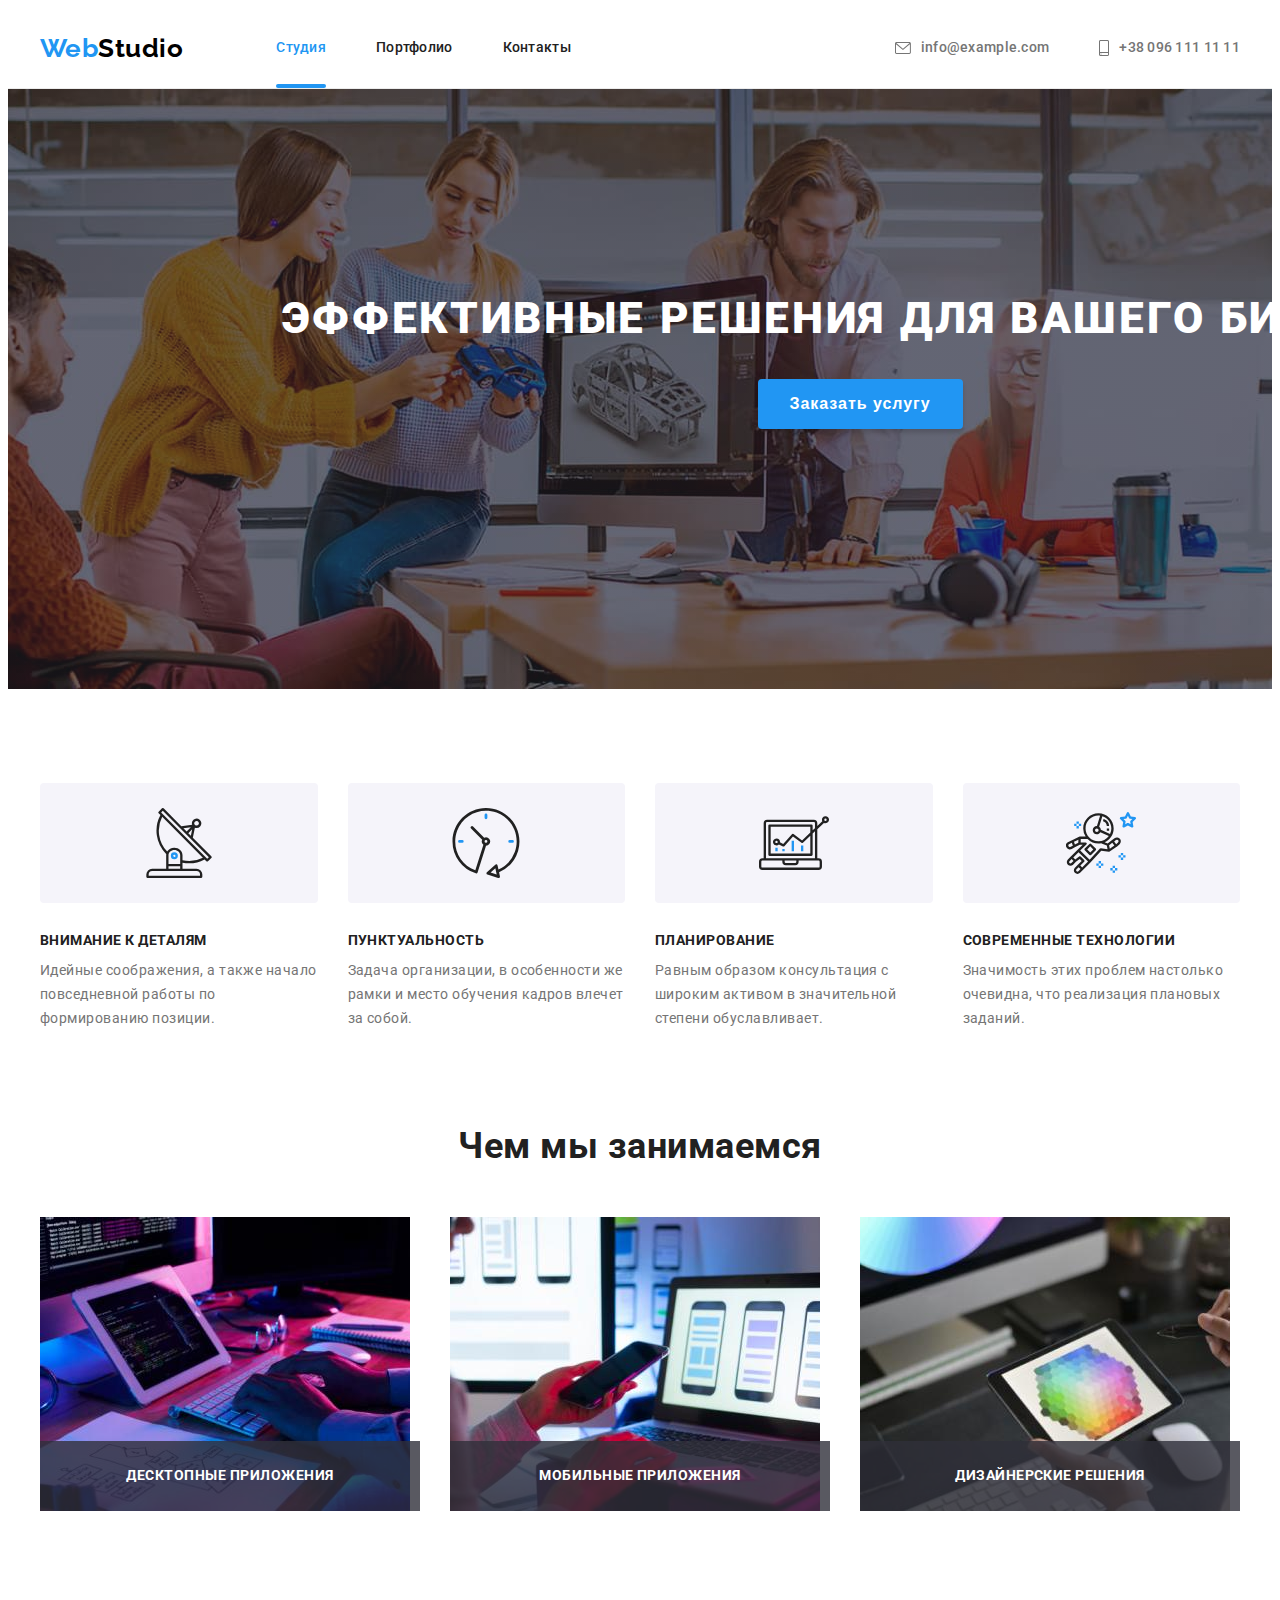
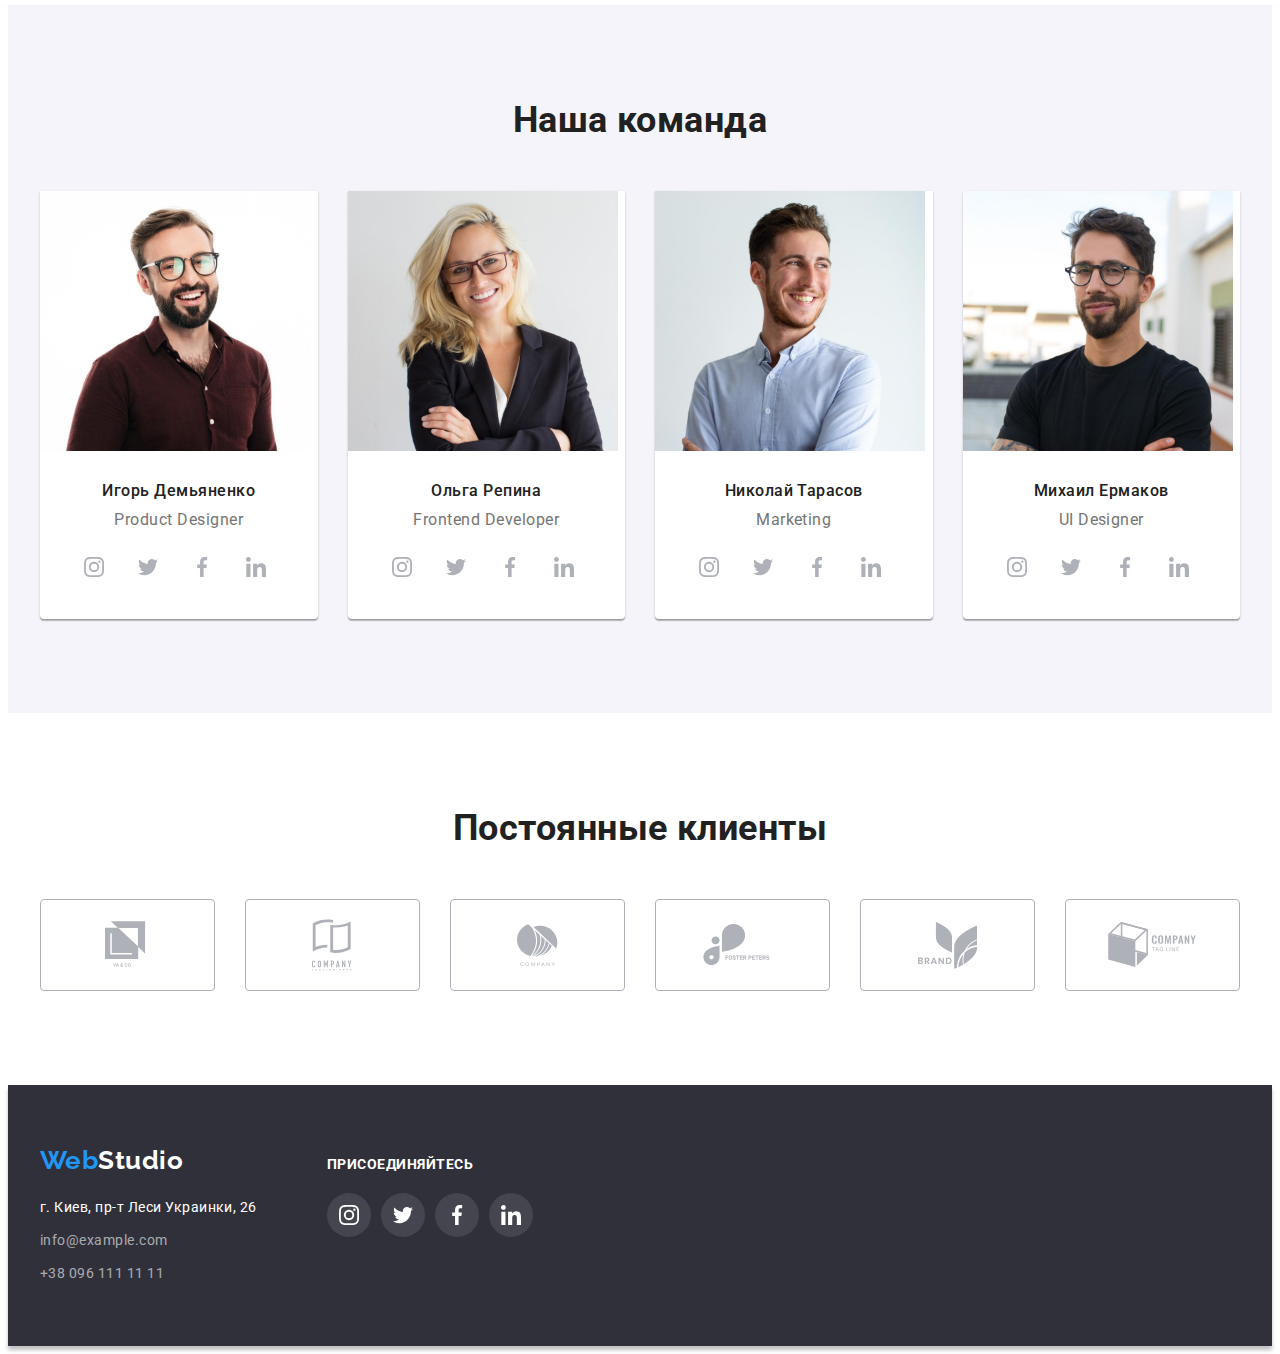
<file: index.html>
<!DOCTYPE html>
<html lang="ru">
  <head>
    <meta charset="UTF-8" />
    <meta http-equiv="X-UA-Compatible" content="IE=edge" />
    <meta name="viewport" content="width=device-width, initial-scale=1.0" />
    <title>Вебстудия</title>
    <link rel="preconnect" href="https://fonts.gstatic.com" />
    <link
      href="https://fonts.googleapis.com/css2?family=Raleway:wght@700&family=Roboto:wght@400;500;700;900&display=swap"
      rel="stylesheet"
    />
    <link
      rel="stylesheet"
      href="https://cdnjs.cloudflare.com/ajax/libs/modern-normalize/1.0.0/modern-normalize.min.css"
      integrity="sha512-ISS7cAi1PEhQ8jnbJpJZMd29NlhNj4AWYyLOSp2CE/CsHxTCu+r+t0D2yoJudVrd0/8fTVPUVDzY5Tvli75u/g=="
      crossorigin="anonymous"
    />
    <link rel="stylesheet" href="./css/styles.css" />
  </head>
  <body>
    <header class="header">
      <div class="container">
        <nav class="header-nav">
          <a class="logo link" href="./index.html" lang="en">
            <span class="logo-part">Web</span>Studio
          </a>
          <ul class="header-nav-menu list">
            <li class="header-item">
              <a class="header-link link active" href="./index.html">Студия</a>
            </li>
            <li class="header-item">
              <a class="header-link link" href="./portfolio.html">Портфолио</a>
            </li>
            <li class="header-item">
              <a class="header-link link" href="">Контакты</a>
            </li>
          </ul>
        </nav>
        <ul class="header-auth list">
          <li class="header-item">
            <a class="header-link link" href="mailto:info@example.com">
              <svg class="header-icon" width="16" height="12">
                <use href="./images/sprite.svg#envelope"></use>
              </svg>
              info@example.com</a
            >
          </li>
          <li class="header-item">
            <a class="header-link link" href="tel:+380961111111">
              <svg class="header-icon" width="10" height="16">
                <use href="./images/sprite.svg#smartphone"></use>
              </svg>
              +38 096 111 11 11
            </a>
          </li>
        </ul>
      </div>
    </header>

    <main>
      <!--HERO-->
      <section class="hero overlay">
        <div class="container">
          <h1 class="hero-title">Эффективные решения для вашего бизнеса</h1>
          <button class="hero-btn" type="button" data-modal-open>
            Заказать услугу
          </button>
        </div>
      </section>

      <!-- FEATURES-->

      <section class="features section">
        <h2 class="suptitle visually-hidden">Особенности</h2>
        <div class="container">
          <ul class="features-list list">
            <li class="features-item">
              <div class="features-item-icon">
                <svg class="icon" width="70" height="70">
                  <use href="./images/sprite.svg#antenna"></use>
                </svg>
              </div>
              <h3 class="features-item-title subtitle">Внимание к деталям</h3>
              <p class="features-item-desc">
                Идейные соображения, а также начало повседневной работы по
                формированию позиции.
              </p>
            </li>
            <li class="features-item">
              <div class="features-item-icon">
                <svg class="icon" width="70" height="70">
                  <use href="./images/sprite.svg#clock"></use>
                </svg>
              </div>

              <h3 class="features-item-title subtitle">Пунктуальность</h3>
              <p class="features-item-desc">
                Задача организации, в особенности же рамки и место обучения
                кадров влечет за собой.
              </p>
            </li>
            <li class="features-item">
              <div class="features-item-icon">
                <svg class="icon" width="70" height="70">
                  <use href="./images/sprite.svg#diagram"></use>
                </svg>
              </div>

              <h3 class="features-item-title subtitle">Планирование</h3>
              <p class="features-item-desc">
                Равным образом консультация с широким активом в значительной
                степени обуславливает.
              </p>
            </li>
            <li class="features-item">
              <div class="features-item-icon">
                <svg class="icon" width="70" height="70">
                  <use href="./images/sprite.svg#astronaut"></use>
                </svg>
              </div>
              <h3 class="features-item-title subtitle">
                Современные технологии
              </h3>
              <p class="features-item-desc">
                Значимость этих проблем настолько очевидна, что реализация
                плановых заданий.
              </p>
            </li>
          </ul>
        </div>
      </section>

      <!--TEAM PRODUCTION-->
      <section class="about section">
        <div class="container">
          <h2 class="suptitle">Чем мы занимаемся</h2>
          <ul class="about-list list">
            <li class="about-list-item">
              <img
                class="about-list-img"
                src="./images/img-1.jpg"
                alt="Человек набирает текст на телефоне"
                width="370"
                height="294"
              />
              <p class="about-list-desc subtitle">Десктопные приложения</p>
            </li>
            <li class="about-list-item">
              <img
                class="about-list-img"
                src="./images/img-2.jpg"
                alt="Телефон в руке возле компьютера"
                width="370"
                height="294"
              />
              <p class="about-list-desc subtitle">Мобильные приложения</p>
            </li>
            <li class="about-list-item">
              <img
                class="about-list-img"
                src="./images/img-3.jpg"
                alt="Подбор цвета в приложении на планшете"
                width="370"
                height="294"
              />
              <p class="about-list-desc subtitle">Дизайнерские решения</p>
            </li>
          </ul>
        </div>
      </section>

      <!--TEAM-->
      <section class="team section">
        <div class="container">
          <h2 class="suptitle">Наша команда</h2>
          <ul class="team-list list">
            <li class="team-list-item">
              <img
                class="team-list-img"
                src="./images/foto-1.jpg"
                alt="Фото члена команды"
                width="270"
                height="260"
              />
              <div class="team-list-heading">
                <h3 class="team-list-title">Игорь Демьяненко</h3>
                <p class="team-list-desc" lang="en">Product Designer</p>
                <ul class="icon-list-messenger list">
                  <li class="icon-app">
                    <a class="icon-app-messenger link" href="">
                      <svg class="icon-messenger" width="20" height="20">
                        <use href="./images/sprite.svg#instagram"></use>
                      </svg>
                    </a>
                  </li>
                  <li class="icon-app">
                    <a class="icon-app-messenger link" href="">
                      <svg class="icon-messenger" width="20" height="20">
                        <use href="./images/sprite.svg#twitter"></use>
                      </svg>
                    </a>
                  </li>
                  <li class="icon-app">
                    <a class="icon-app-messenger link" href="">
                      <svg class="icon-messenger" width="20" height="20">
                        <use href="./images/sprite.svg#facebook"></use>
                      </svg>
                    </a>
                  </li>
                  <li class="icon-app">
                    <a class="icon-app-messenger link" href="">
                      <svg class="icon-messenger" width="20" height="20">
                        <use href="./images/sprite.svg#linkedin"></use>
                      </svg>
                    </a>
                  </li>
                </ul>
              </div>
            </li>
            <li class="team-list-item">
              <img
                class="team-list-img"
                src="./images/foto-2.jpg"
                alt="Фото члена команды"
                width="270"
                height="260"
              />
              <div class="team-list-heading">
                <h3 class="team-list-title">Ольга Репина</h3>
                <p class="team-list-desc" lang="en">Frontend Developer</p>
                <ul class="icon-list-messenger list">
                  <li class="icon-app">
                    <a class="icon-app-messenger link" href="">
                      <svg class="icon-messenger" width="20" height="20">
                        <use href="./images/sprite.svg#instagram"></use>
                      </svg>
                    </a>
                  </li>
                  <li class="icon-app">
                    <a class="icon-app-messenger link" href="">
                      <svg class="icon-messenger" width="20" height="20">
                        <use href="./images/sprite.svg#twitter"></use>
                      </svg>
                    </a>
                  </li>
                  <li class="icon-app">
                    <a class="icon-app-messenger link" href="">
                      <svg class="icon-messenger" width="20" height="20">
                        <use href="./images/sprite.svg#facebook"></use>
                      </svg>
                    </a>
                  </li>
                  <li class="icon-app">
                    <a class="icon-app-messenger link" href="">
                      <svg class="icon-messenger" width="20" height="20">
                        <use href="./images/sprite.svg#linkedin"></use>
                      </svg>
                    </a>
                  </li>
                </ul>
              </div>
            </li>
            <li class="team-list-item">
              <img
                class="team-list-img"
                src="./images/foto-3.jpg"
                alt="Фото члена команды"
                width="270"
                height="260"
              />
              <div class="team-list-heading">
                <h3 class="team-list-title">Николай Тарасов</h3>
                <p class="team-list-desc" lang="en">Marketing</p>
                <ul class="icon-list-messenger list">
                  <li class="icon-app">
                    <a class="icon-app-messenger link" href="">
                      <svg class="icon-messenger" width="20" height="20">
                        <use href="./images/sprite.svg#instagram"></use>
                      </svg>
                    </a>
                  </li>
                  <li class="icon-app">
                    <a class="icon-app-messenger link" href="">
                      <svg class="icon-messenger" width="20" height="20">
                        <use href="./images/sprite.svg#twitter"></use>
                      </svg>
                    </a>
                  </li>
                  <li class="icon-app">
                    <a class="icon-app-messenger link" href="">
                      <svg class="icon-messenger" width="20" height="20">
                        <use href="./images/sprite.svg#facebook"></use>
                      </svg>
                    </a>
                  </li>
                  <li class="icon-app">
                    <a class="icon-app-messenger link" href="">
                      <svg class="icon-messenger" width="20" height="20">
                        <use href="./images/sprite.svg#linkedin"></use>
                      </svg>
                    </a>
                  </li>
                </ul>
              </div>
            </li>
            <li class="team-list-item">
              <img
                class="team-list-img"
                src="./images/foto-4.jpg"
                alt="Фото члена команды"
                width="270"
                height="260"
              />
              <div class="team-list-heading">
                <h3 class="team-list-title">Михаил Ермаков</h3>
                <p class="team-list-desc" lang="en">UI Designer</p>
                <ul class="icon-list-messenger list">
                  <li class="icon-app">
                    <a class="icon-app-messenger link" href="">
                      <svg class="icon-messenger" width="20" height="20">
                        <use href="./images/sprite.svg#instagram"></use>
                      </svg>
                    </a>
                  </li>
                  <li class="icon-app">
                    <a class="icon-app-messenger link" href="">
                      <svg class="icon-messenger" width="20" height="20">
                        <use href="./images/sprite.svg#twitter"></use>
                      </svg>
                    </a>
                  </li>
                  <li class="icon-app">
                    <a class="icon-app-messenger link" href="">
                      <svg class="icon-messenger" width="20" height="20">
                        <use href="./images/sprite.svg#facebook"></use>
                      </svg>
                    </a>
                  </li>
                  <li class="icon-app">
                    <a class="icon-app-messenger link" href="">
                      <svg class="icon-messenger" width="20" height="20">
                        <use href="./images/sprite.svg#linkedin"></use>
                      </svg>
                    </a>
                  </li>
                </ul>
              </div>
            </li>
          </ul>
        </div>
      </section>

      <!-- CLIENTS -->
      <section class="clients section">
        <div class="container">
          <h2 class="suptitle">Постоянные клиенты</h2>
          <ul class="clients-list list">
            <li class="clients-list-item">
              <a class="clients-list-link link" href="">
                <svg class="icon-client" width="44.27" height="49.23">
                  <use href="./images/sprite.svg#client-1"></use>
                </svg>
              </a>
            </li>
            <li class="clients-list-item">
              <a class="clients-list-link link" href="">
                <svg class="icon-client" width="40" height="52">
                  <use href="./images/sprite.svg#client-2"></use>
                </svg>
              </a>
            </li>
            <li class="clients-list-item">
              <a class="clients-list-link link" href="">
                <svg class="icon-client" width="41" height="42.6">
                  <use href="./images/sprite.svg#client-3"></use>
                </svg>
              </a>
            </li>
            <li class="clients-list-item">
              <a class="clients-list-link link" href="">
                <svg class="icon-client" width="79.66" height="42.02">
                  <use href="./images/sprite.svg#client-4"></use>
                </svg>
              </a>
            </li>
            <li class="clients-list-item">
              <a class="clients-list-link link" href="">
                <svg class="icon-client" width="59" height="47">
                  <use href="./images/sprite.svg#client-5"></use>
                </svg>
              </a>
            </li>
            <li class="clients-list-item">
              <a class="clients-list-link link" href="">
                <svg class="icon-client" width="88.48" height="45.44">
                  <use href="./images/sprite.svg#client-6"></use>
                </svg>
              </a>
            </li>
          </ul>
        </div>
      </section>
    </main>

    <footer class="footer">
      <div class="container">
        <div class="footer-address">
          <a class="logo bottom link" href="./index.html" lang="en">
            <span class="logo-part">Web</span>Studio
          </a>
          <address class="address">
            <ul class="address-list list">
              <li class="address-list-item">
                <a
                  class="address-list-link-gmaps link"
                  href="https://goo.gl/maps/zEipnjbdjEoZz8kJ8"
                  target="_blank"
                  rel="noopener noreferrer"
                  >г. Киев, пр-т Леси Украинки, 26</a
                >
              </li>
              <li class="address-list-item">
                <a class="address-list-link link" href="mailto:info@example.com"
                  >info@example.com</a
                >
              </li>
              <li class="address-list-item">
                <a class="address-list-link link" href="tel:+380961111111"
                  >+38 096 111 11 11</a
                >
              </li>
            </ul>
          </address>
        </div>
        <div class="footer-join-links">
          <p class="footer-links-title subtitle">Присоединяйтесь</p>
          <ul class="icon-list-messenger list">
            <li class="icon-app">
              <a class="icon-app-messenger link" href="">
                <svg class="icon-messenger" width="20" height="20">
                  <use href="./images/sprite.svg#instagram"></use>
                </svg>
              </a>
            </li>
            <li class="icon-app">
              <a class="icon-app-messenger link" href="">
                <svg class="icon-messenger" width="20" height="20">
                  <use href="./images/sprite.svg#twitter"></use>
                </svg>
              </a>
            </li>
            <li class="icon-app">
              <a class="icon-app-messenger link" href="">
                <svg class="icon-messenger" width="20" height="20">
                  <use href="./images/sprite.svg#facebook"></use>
                </svg>
              </a>
            </li>
            <li class="icon-app">
              <a class="icon-app-messenger link" href="">
                <svg class="icon-messenger" width="20" height="20">
                  <use href="./images/sprite.svg#linkedin"></use>
                </svg>
              </a>
            </li>
          </ul>
        </div>
      </div>
    </footer>

    <div class="backdrop is-hidden" data-modal>
      <div class="modal">
        <button class="modal-icon" data-modal-close>
          <svg class="modal-icon-close" width="11" height="11">
            <use href="./images/sprite.svg#modal-close"></use>
          </svg>
        </button>
      </div>
    </div>

    <script src="./js/modal.js"></script>
  </body>
</html>
</file>
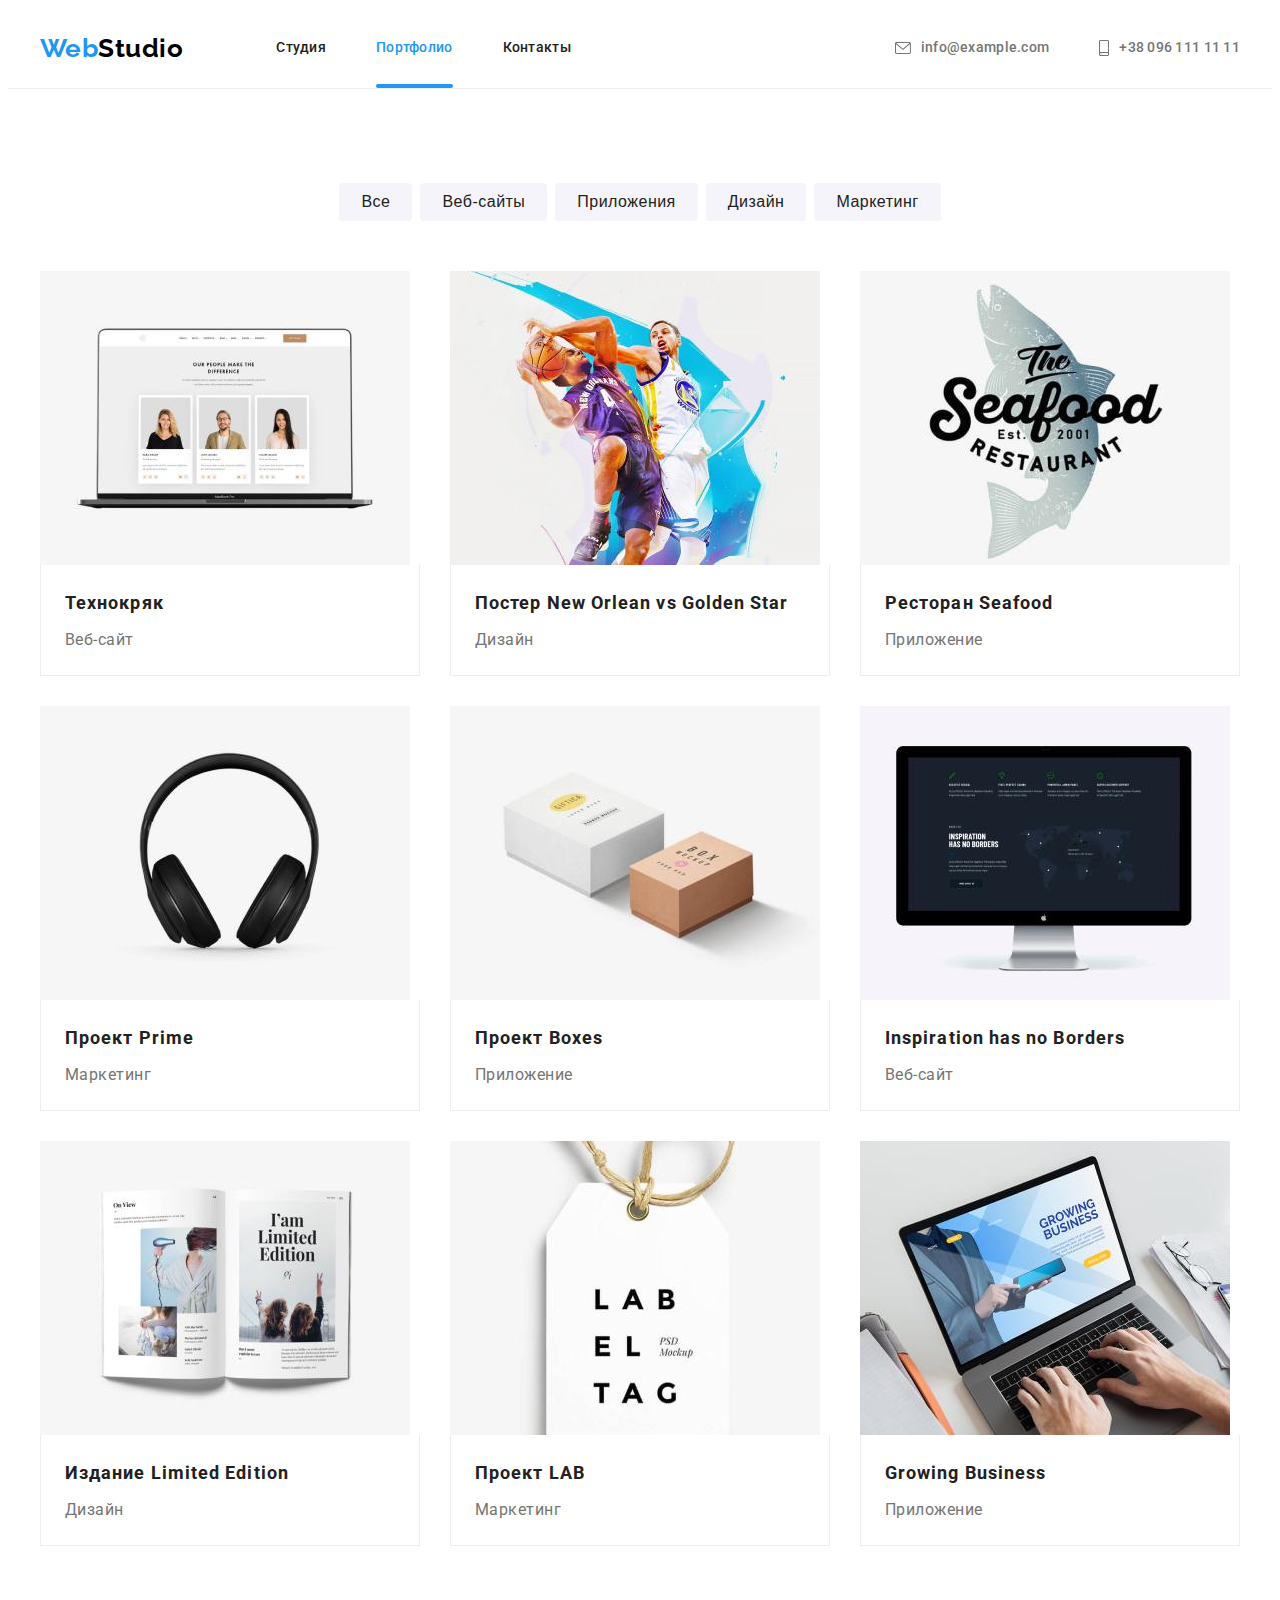
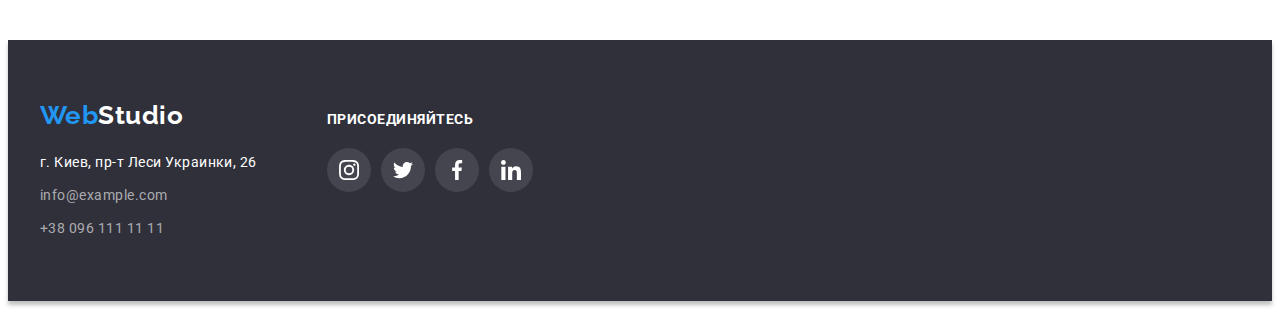
<file: portfolio.html>
<!DOCTYPE html>
<html lang="ru">
  <head>
    <meta charset="UTF-8" />
    <meta http-equiv="X-UA-Compatible" content="IE=edge" />
    <meta name="viewport" content="width=device-width, initial-scale=1.0" />
    <title>Вебстудия</title>
    <link rel="preconnect" href="https://fonts.gstatic.com" />
    <link
      href="https://fonts.googleapis.com/css2?family=Raleway:wght@700&family=Roboto:wght@400;500;700;900&display=swap"
      rel="stylesheet"
    />
    <link
      rel="stylesheet"
      href="https://cdnjs.cloudflare.com/ajax/libs/modern-normalize/1.0.0/modern-normalize.min.css"
      integrity="sha512-ISS7cAi1PEhQ8jnbJpJZMd29NlhNj4AWYyLOSp2CE/CsHxTCu+r+t0D2yoJudVrd0/8fTVPUVDzY5Tvli75u/g=="
      crossorigin="anonymous"
    />
    <link rel="stylesheet" href="./css/styles.css" />
  </head>
  <body>
    <header class="header">
      <div class="container">
        <nav class="header-nav">
          <a class="logo link" href="./index.html" lang="en">
            <span class="logo-part">Web</span>Studio
          </a>
          <ul class="header-nav-menu list">
            <li class="header-item">
              <a class="header-link link" href="./index.html">Студия</a>
            </li>
            <li class="header-item">
              <a class="header-link link active" href="./portfolio.html"
                >Портфолио</a
              >
            </li>
            <li class="header-item">
              <a class="header-link link" href="">Контакты</a>
            </li>
          </ul>
        </nav>
        <ul class="header-auth list">
          <li class="header-item">
            <a class="header-link link" href="mailto:info@example.com">
              <svg class="header-icon" width="16" height="12">
                <use href="./images/sprite.svg#envelope"></use>
              </svg>
              info@example.com</a
            >
          </li>
          <li class="header-item">
            <a class="header-link link" href="tel:+380961111111">
              <svg class="header-icon" width="10" height="16">
                <use href="./images/sprite.svg#smartphone"></use>
              </svg>
              +38 096 111 11 11
            </a>
          </li>
        </ul>
      </div>
    </header>

    <main>
      <h1 class="suptitle visually-hidden">Портфолио</h1>

      <!--SERVICES-->

      <section class="services section">
        <h2 class="suptitle visually-hidden">Проекты работ</h2>

        <div class="container">
          <ul class="projects list">
            <li class="projects-btn">
              <button class="btn" type="button">Все</button>
            </li>
            <li class="projects-btn">
              <button class="btn" type="button">Веб-сайты</button>
            </li>
            <li class="projects-btn">
              <button class="btn" type="button">Приложения</button>
            </li>
            <li class="projects-btn">
              <button class="btn" type="button">Дизайн</button>
            </li>
            <li class="projects-btn">
              <button class="btn" type="button">Маркетинг</button>
            </li>
          </ul>

          <!--CARDS-->

          <ul class="cards list">
            <li class="cards-list">
              <a class="cards-list-item link" href="">
                <div class="cards-list-thumb">
                  <img
                    class="cards-list-img"
                    src="./images/portfolio/project-1.jpg"
                    alt="Ноутбук"
                    width="370"
                    height="294"
                  />
                  <p class="cards-list-overlay">
                    Технокряк это современная площадка распространения
                    коронавируса. Компании используют эту платформу для
                    цифрового шпионажа и атак на защищённые сервера конкурентов.
                  </p>
                </div>
                <div class="sub-desc">
                  <h3 class="cards-list-title subtitle">Технокряк</h3>
                  <p class="cards-list-desc">Веб-сайт</p>
                </div>
              </a>
            </li>
            <li class="cards-list">
              <a class="cards-list-item link" href="">
                <div class="cards-list-thumb">
                  <img
                    class="cards-list-img"
                    src="./images/portfolio/project-2.jpg"
                    alt="Два баскетболиста"
                    width="370"
                    height="294"
                  />
                  <p class="cards-list-overlay">
                    Технокряк это современная площадка распространения
                    коронавируса. Компании используют эту платформу для
                    цифрового шпионажа и атак на защищённые сервера конкурентов.
                  </p>
                </div>
                <div class="sub-desc">
                  <h3 class="cards-list-title subtitle">
                    Постер <span lang="en">New Orlean vs Golden Star</span>
                  </h3>
                  <p class="cards-list-desc">Дизайн</p>
                </div>
              </a>
            </li>
            <li class="cards-list">
              <a class="cards-list-item link" href="">
                <div class="cards-list-thumb">
                  <img
                    class="cards-list-img"
                    src="./images/portfolio/project-3.jpg"
                    alt="Эмблема ресторана"
                    width="370"
                    height="294"
                  />
                  <p class="cards-list-overlay">
                    Технокряк это современная площадка распространения
                    коронавируса. Компании используют эту платформу для
                    цифрового шпионажа и атак на защищённые сервера конкурентов.
                  </p>
                </div>
                <div class="sub-desc">
                  <h3 class="cards-list-title subtitle">
                    Ресторан <span lang="en">Seafood</span>
                  </h3>
                  <p class="cards-list-desc">Приложение</p>
                </div>
              </a>
            </li>
            <li class="cards-list">
              <a class="cards-list-item link" href="">
                <div class="cards-list-thumb">
                  <img
                    class="cards-list-img"
                    src="./images/portfolio/project-4.jpg"
                    alt="Наушники"
                    width="370"
                    height="294"
                  />
                  <p class="cards-list-overlay">
                    Технокряк это современная площадка распространения
                    коронавируса. Компании используют эту платформу для
                    цифрового шпионажа и атак на защищённые сервера конкурентов.
                  </p>
                </div>
                <div class="sub-desc">
                  <h3 class="cards-list-title subtitle">
                    Проект <span lang="en">Prime</span>
                  </h3>
                  <p class="cards-list-desc">Маркетинг</p>
                </div>
              </a>
            </li>
            <li class="cards-list">
              <a class="cards-list-item link" href="">
                <div class="cards-list-thumb">
                  <img
                    class="cards-list-img"
                    src="./images/portfolio/project-5.jpg"
                    alt="Коричневая и белая коробки"
                    width="370"
                    height="294"
                  />
                  <p class="cards-list-overlay">
                    Технокряк это современная площадка распространения
                    коронавируса. Компании используют эту платформу для
                    цифрового шпионажа и атак на защищённые сервера конкурентов.
                  </p>
                </div>
                <div class="sub-desc">
                  <h3 class="cards-list-title subtitle">
                    Проект <span lang="en">Boxes</span>
                  </h3>
                  <p class="cards-list-desc">Приложение</p>
                </div>
              </a>
            </li>
            <li class="cards-list">
              <a class="cards-list-item link" href="">
                <div class="cards-list-thumb">
                  <img
                    class="cards-list-img"
                    src="./images/portfolio/project-6.jpg"
                    alt="Монитор компьютера"
                    width="370"
                    height="294"
                  />
                  <p class="cards-list-overlay">
                    Технокряк это современная площадка распространения
                    коронавируса. Компании используют эту платформу для
                    цифрового шпионажа и атак на защищённые сервера конкурентов.
                  </p>
                </div>
                <div class="sub-desc">
                  <h3 class="cards-list-title subtitle" lang="en">
                    Inspiration has no Borders
                  </h3>
                  <p class="cards-list-desc">Веб-сайт</p>
                </div>
              </a>
            </li>
            <li class="cards-list">
              <a class="cards-list-item link" href="">
                <div class="cards-list-thumb">
                  <img
                    class="cards-list-img"
                    src="./images/portfolio/project-7.jpg"
                    alt="Книга"
                    width="370"
                    height="294"
                  />
                  <p class="cards-list-overlay">
                    Технокряк это современная площадка распространения
                    коронавируса. Компании используют эту платформу для
                    цифрового шпионажа и атак на защищённые сервера конкурентов.
                  </p>
                </div>
                <div class="sub-desc">
                  <h3 class="cards-list-title subtitle">
                    Издание <span lang="en">Limited Edition</span>
                  </h3>
                  <p class="cards-list-desc">Дизайн</p>
                </div>
              </a>
            </li>
            <li class="cards-list">
              <a class="cards-list-item link" href="">
                <div class="cards-list-thumb">
                  <img
                    class="cards-list-img"
                    src="./images/portfolio/project-8.jpg"
                    alt="Этикетка"
                    width="370"
                    height="294"
                  />
                  <p class="cards-list-overlay">
                    Технокряк это современная площадка распространения
                    коронавируса. Компании используют эту платформу для
                    цифрового шпионажа и атак на защищённые сервера конкурентов.
                  </p>
                </div>
                <div class="sub-desc">
                  <h3 class="cards-list-title subtitle">
                    Проект <abbr title="label tag" lang="en">LAB</abbr>
                  </h3>
                  <p class="cards-list-desc">Маркетинг</p>
                </div>
              </a>
            </li>
            <li class="cards-list">
              <a class="cards-list-item link" href="">
                <div class="cards-list-thumb">
                  <img
                    class="cards-list-img"
                    src="./images/portfolio/project-9.jpg"
                    alt="Набирает текст на ноутбуке"
                    width="370"
                    height="294"
                  />
                  <p class="cards-list-overlay">
                    Технокряк это современная площадка распространения
                    коронавируса. Компании используют эту платформу для
                    цифрового шпионажа и атак на защищённые сервера конкурентов.
                  </p>
                </div>
                <div class="sub-desc">
                  <h3 class="cards-list-title subtitle" lang="en">
                    Growing Business
                  </h3>
                  <p class="cards-list-desc">Приложение</p>
                </div>
              </a>
            </li>
          </ul>
        </div>
      </section>
    </main>

    <footer class="footer">
      <div class="container">
        <div class="footer-address">
          <a class="logo bottom link" href="./index.html" lang="en">
            <span class="logo-part">Web</span>Studio
          </a>
          <address class="address">
            <ul class="address-list list">
              <li class="address-list-item">
                <a
                  class="address-list-link-gmaps link"
                  href="https://goo.gl/maps/zEipnjbdjEoZz8kJ8"
                  target="_blank"
                  rel="noopener noreferrer"
                  >г. Киев, пр-т Леси Украинки, 26</a
                >
              </li>
              <li class="address-list-item">
                <a class="address-list-link link" href="mailto:info@example.com"
                  >info@example.com</a
                >
              </li>
              <li class="address-list-item">
                <a class="address-list-link link" href="tel:+380961111111"
                  >+38 096 111 11 11</a
                >
              </li>
            </ul>
          </address>
        </div>
        <div class="footer-join-links">
          <p class="footer-links-title subtitle">Присоединяйтесь</p>
          <ul class="icon-list-messenger list">
            <li class="icon-app">
              <a class="icon-app-messenger link" href="">
                <svg class="icon-messenger" width="20" height="20">
                  <use href="./images/sprite.svg#instagram"></use>
                </svg>
              </a>
            </li>
            <li class="icon-app">
              <a class="icon-app-messenger link" href="">
                <svg class="icon-messenger" width="20" height="20">
                  <use href="./images/sprite.svg#twitter"></use>
                </svg>
              </a>
            </li>
            <li class="icon-app">
              <a class="icon-app-messenger link" href="">
                <svg class="icon-messenger" width="20" height="20">
                  <use href="./images/sprite.svg#facebook"></use>
                </svg>
              </a>
            </li>
            <li class="icon-app">
              <a class="icon-app-messenger link" href="">
                <svg class="icon-messenger" width="20" height="20">
                  <use href="./images/sprite.svg#linkedin"></use>
                </svg>
              </a>
            </li>
          </ul>
        </div>
      </div>
    </footer>

    <script src="./js/modal.js"></script>
  </body>
</html>
</file>
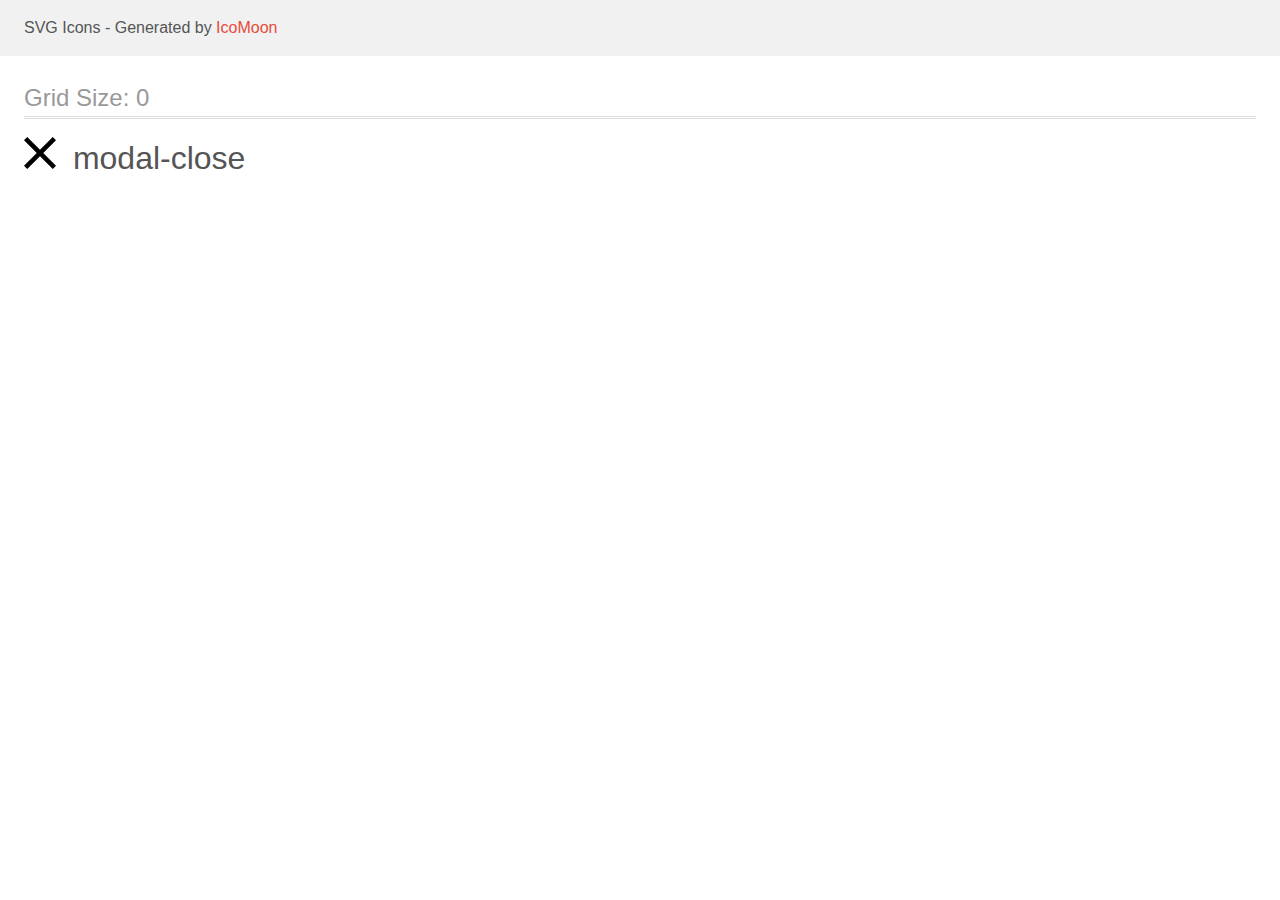
<file: images/modal-close/demo.html>
<!doctype html>
<html>
<head>
    <title>IcoMoon - SVG Icons</title>
    <meta charset="utf-8">
    <meta name="viewport" content="width=device-width, initial-scale=1">
    <link rel="stylesheet" href="demo-files/demo.css">
    <link rel="stylesheet" href="style.css">
</head>
<body>
<svg aria-hidden="true" style="position: absolute; width: 0; height: 0; overflow: hidden;" version="1.1" xmlns="http://www.w3.org/2000/svg" xmlns:xlink="http://www.w3.org/1999/xlink">
<defs>
<symbol id="modal-close" viewBox="0 0 32 32">
<path d="M32 3.223l-3.223-3.223-12.777 12.777-12.777-12.777-3.223 3.223 12.777 12.777-12.777 12.777 3.223 3.223 12.777-12.777 12.777 12.777 3.223-3.223-12.777-12.777 12.777-12.777z"></path>
</symbol>
</defs>
</svg>

<header class="bgc1 clearfix">
<div class="mhl">
    <p>SVG Icons - Generated by <a href="https://icomoon.io/app">IcoMoon</a></p>
</div>
</header>
    <div class="clearfix mhl ptl">
        <h1 class="mvm mtn fgc1">Grid Size: 0</h1>
        <div class="glyph fs1">
            <div class="clearfix pbs">
                <svg class="icon modal-close"><use xlink:href="#modal-close"></use></svg><span class="name"> modal-close</span>
            </div>
        </div>
  </div>
<script defer src="svgxuse.js"></script>
</body>
</html>
</file>
<file: css/styles.css>
:root {
  --primaryFont: 'Roboto', sans-serif;
  --secondaryFont: 'Raleway', sans-serif;

  --activeLinkColor: #2196f3;
  --primaryTextColor: #757575;
  --secondaryTextColor: #212121;
  --whiteTextColor: #ffffff;

  --transitionColor: color 250ms cubic-bezier(0.4, 0, 0.2, 1);
  --transitionBg: background-color 250ms cubic-bezier(0.4, 0, 0.2, 1);
}

body {
  font-family: var(--primaryFont);
  letter-spacing: 0.03em;
  color: var(--primaryTextColor);
  background-color: var(--whiteTextColor);
}

h1,
h2,
h3,
ul,
p {
  padding: 0;
  margin: 0;
}

img {
  display: block;
  max-width: 100%;
}

/* +++++++ COMPONENTS +++++++ */

.container {
  width: 1200px;
  margin: 0 auto;
  padding: 0 15px;
}

.section {
  padding-top: 94px;
  padding-bottom: 94px;
}

.backdrop {
  position: fixed;
  top: 0;
  left: 0;

  width: 100%;
  height: 100%;
  background-color: rgba(0, 0, 0, 0.2);

  opacity: 1;
  transition: opacity 250ms cubic-bezier(0.4, 0, 0.2, 1);
}

.backdrop.is-hidden {
  visibility: hidden;
  opacity: 0;
  pointer-events: none;
}

.backdrop.is-hidden .modal {
  transform: translate(-50%, -50%) scale(0.5);
}

.modal {
  position: absolute;
  top: 50%;
  left: 50%;

  width: 528px;
  height: 581px;

  transform: translate(-50%, -50%) scale(1);
  transition: transform 250ms cubic-bezier(0.4, 0, 0.2, 1);

  background-color: #ffffff;
  box-shadow: 0px 1px 3px rgba(0, 0, 0, 0.12), 0px 1px 1px rgba(0, 0, 0, 0.14),
    0px 2px 1px rgba(0, 0, 0, 0.2);
  border-radius: 4px;
}

.modal-icon {
  position: absolute;
  top: 8px;
  right: 8px;

  display: flex;
  justify-content: center;
  align-items: center;
  width: 30px;
  height: 30px;

  color: #000000;
  background-color: #ffffff;

  border-radius: 50%;
  border: 1px solid rgba(0, 0, 0, 0.1);

  cursor: pointer;
}

.modal-icon-close {
  fill: currentColor;
}

.list {
  list-style: none;
}

.link {
  text-decoration: none;
}

.link.active,
.header-link.link:hover,
.header-link.link:focus {
  color: var(--activeLinkColor);
}

.btn:hover,
.btn:focus {
  color: var(--whiteTextColor);

  background-color: var(--activeLinkColor);
  box-shadow: 0px 3px 1px rgba(0, 0, 0, 0.1), 0px 1px 2px rgba(0, 0, 0, 0.08),
    0px 2px 2px rgba(0, 0, 0, 0.12);
  border-radius: 4px;
}

.suptitle {
  margin-bottom: 50px;

  font-weight: 700;
  font-size: 36px;
  line-height: 1.17;
  text-align: center;
  color: var(--secondaryTextColor);
}

.subtitle {
  font-weight: 700;
  color: var(--secondaryTextColor);
}

.visually-hidden {
  position: absolute;
  width: 1px;
  height: 1px;
  margin: -1px;
  border: 0;
  padding: 0;

  white-space: nowrap;
  clip-path: inset(100%);
  clip: rect(0 0 0 0);
  overflow: hidden;
}

/* +++++++ COMPONENTS END +++++++ */

/* +++++++ HEADER +++++++ */

.header {
  border-bottom: 1px solid #ececec;
}

.header-nav,
.header-nav-menu,
.header-auth,
.header .container {
  display: flex;
  align-items: center;
}

.header-nav .logo {
  margin-right: 93px;
}

.header-item .header-link {
  position: relative;

  display: block;
  padding-top: 32px;
  padding-bottom: 32px;
}

.header-nav .header-item:not(:last-child) {
  margin-right: 50px;
}

.header-auth {
  margin-left: auto;
}

.header-auth .header-item:not(:first-child) {
  margin-left: 50px;
}

.logo {
  font-family: var(--secondaryFont);
  font-weight: 700;
  font-size: 26px;
  line-height: 1.19;
  color: #000000;
}

.logo-part {
  color: var(--activeLinkColor);
}

.header-link {
  font-weight: 500;
  font-size: 14px;
  line-height: 1.14;
  letter-spacing: 0.02em;
  color: var(--secondaryTextColor);

  transition: var(--transitionColor);
}

.link.active::after {
  content: '';

  position: absolute;

  display: block;
  width: 100%;
  height: 4px;
  bottom: 0;

  background: #2196f3;
  border-radius: 2px;
}

.header-auth .header-link {
  display: inline-flex;
  align-items: center;

  color: var(--primaryTextColor);

  transition: var(--transitionColor);
}

.header-item {
  font-size: 14px;
  line-height: 1.14;
}

.header-icon {
  margin-right: 10px;

  fill: currentColor;
}

.header-link:hover .header-icon,
.header-link:focus .header-icon {
  color: var(--activeLinkColor);
}
/* +++++++ HEADER END +++++++ */

/* +++++++ HERO +++++++ */

.hero {
  background-color: #2f303a;
}

.hero .container {
  padding: 200px 252px;

  text-align: center;
}

.hero-title {
  margin-bottom: 30px;

  font-weight: 900;
  font-size: 44px;
  line-height: 1.36;
  text-align: center;
  letter-spacing: 0.06em;
  text-transform: uppercase;
  color: var(--whiteTextColor);
}

.hero-btn {
  padding: 10px 32px;

  font-weight: 700;
  font-size: 16px;
  line-height: 1.87;
  letter-spacing: 0.06em;
  color: var(--whiteTextColor);

  background-color: var(--activeLinkColor);
  box-shadow: 0px 4px 4px rgba(0, 0, 0, 0.15);
  border-radius: 4px;
  border-style: none;

  transition: var(--transitionBg);

  cursor: pointer;
}

.hero-btn:hover,
.hero-btn:focus {
  background-color: #188ce8;
}

.overlay {
  max-width: 1600px;
  height: 600px;
  margin-left: auto;
  margin-right: auto;

  background-image: linear-gradient(
      to bottom,
      rgba(47, 48, 58, 0.4),
      rgba(47, 48, 58, 0.4)
    ),
    url(../images/hero-bg-main.jpg);
  background-repeat: no-repeat;
  background-position: center;
  background-size: cover;
}

/* +++++++ HERO END +++++++ */

/* +++++++ FEATURES +++++++ */

.features.section {
  padding-bottom: 47px;
}

.features-item-title {
  margin-bottom: 10px;

  font-size: 14px;
  line-height: 1.14;
  text-transform: uppercase;
}

.features-item-desc {
  font-weight: 400;
  font-size: 14px;
  line-height: 1.71;
}

.features-list {
  display: flex;
  margin-left: -30px;
  margin-top: -30px;
}

.features-item {
  flex-basis: calc(100% / 4 - 30px);
  margin-left: 30px;
  margin-top: 30px;
}

.features-item-icon {
  display: flex;
  align-items: center;
  justify-content: center;
  height: 120px;
  margin-bottom: 30px;

  background-color: #f5f4fa;
  border-radius: 4px;
}

/* +++++++ FEATURES END +++++++ */

/* +++++++ TEAM PRODUCTION +++++++ */

.about.section {
  padding-top: 47px;
}

.about-list {
  display: flex;
  flex-wrap: wrap;
  margin-left: -30px;
  margin-top: -30px;
}

.about-list-item {
  position: relative;

  flex-basis: calc(100% / 3 - 30px);
  margin-left: 30px;
  margin-top: 30px;
}

.about-list-desc {
  position: absolute;
  bottom: 0;

  width: 100%;
  padding-top: 27px;
  padding-bottom: 27px;
  text-align: center;

  font-size: 14px;
  line-height: 1.14;
  text-transform: uppercase;

  color: var(--whiteTextColor);
  background-color: rgba(47, 48, 58, 0.8);
}

/* +++++++ TEAM PRODUCTION END +++++++ */

/* +++++++ TEAM +++++++ */

.team {
  background-color: #f5f4fa;
}

.team-list {
  display: flex;
  margin-left: -30px;
}

.team-list-item {
  flex-basis: calc(100% / 4 - 30px);
  margin-left: 30px;

  background-color: #ffffff;
  box-shadow: 0px 1px 3px rgba(0, 0, 0, 0.12), 0px 1px 1px rgba(0, 0, 0, 0.14),
    0px 2px 1px rgba(0, 0, 0, 0.2);
  border-radius: 0px 0px 4px 4px;
}

.team-list-title {
  margin-bottom: 10px;

  font-weight: 500;
  font-size: 16px;
  line-height: 1.19;
  text-align: center;
  color: var(--secondaryTextColor);
}

.team-list-desc {
  margin-bottom: 16px;

  font-weight: 400;
  font-size: 16px;
  line-height: 1.19;
  text-align: center;
  color: var(--primaryTextColor);
}

.team-list-heading {
  padding: 30px 32px;
}

.icon-list-messenger {
  display: flex;
}

.icon-app:not(:last-child) {
  margin-right: 10px;
}

.icon-app-messenger {
  display: inline-flex;
  justify-content: center;
  align-items: center;
  width: 44px;
  height: 44px;

  color: #afb1b8;

  transition: var(--transitionBg), var(--transitionColor);

  border-radius: 50%;
}

.team-list-heading .icon-app-messenger:hover,
.team-list-heading .icon-app-messenger:focus {
  background-color: var(--activeLinkColor);
  color: var(--whiteTextColor);
}

.icon-app .icon-messenger {
  fill: currentColor;
}

/* +++++++ TEAM END +++++++ */

/* +++++++ CLIENTS +++++++ */

.clients-list {
  display: flex;
  align-items: center;
  margin-left: -30px;
}

.clients-list-item {
  display: flex;
  margin-left: 30px;
  flex-basis: calc(100% / 6 - 30px);
  align-items: center;
  justify-content: center;
}

.clients-list-link {
  display: inline-flex;
  align-items: center;
  justify-content: center;
  width: 100%;
  height: 90px;

  color: #afb1b8;

  transition: var(--transitionColor),
    border-color 250ms cubic-bezier(0.4, 0, 0.2, 1);

  border: 1px solid #afb1b8;
  border-radius: 4px;
}

.clients-list-link:hover,
.clients-list-link:focus {
  color: var(--activeLinkColor);

  border-color: var(--activeLinkColor);
}

.icon-client {
  fill: currentColor;
}

/* +++++++ CLIENTS END +++++++ */

/* +++++++ SERVICES +++++++ */

.projects {
  display: flex;
  justify-content: center;
  margin-bottom: 50px;
}

.projects-btn:not(:last-child) {
  margin-right: 8px;
}

.btn {
  padding: 6px 22px;

  font-weight: 500;
  font-size: 16px;
  line-height: 1.63;
  text-align: center;
  letter-spacing: 0.03em;

  color: var(--secondaryTextColor);
  background-color: #f5f4fa;
  border-radius: 4px;
  border-style: none;

  transition: var(--transitionColor), var(--transitionBg),
    box-shadow 250ms cubic-bezier(0.4, 0, 0.2, 1);

  cursor: pointer;
}

.cards {
  display: flex;
  flex-wrap: wrap;
  margin-left: -30px;
  margin-top: -30px;
}

.cards-list {
  flex-basis: calc(100% / 3 - 30px);
  margin-left: 30px;
  margin-top: 30px;
}

.cards-list-item {
  display: block;
  transition: box-shadow 250ms cubic-bezier(0.4, 0, 0.2, 1);
}

.cards-list-item:hover,
.cards-list-item:focus {
  box-shadow: 0px 1px 1px rgba(0, 0, 0, 0.12), 0px 4px 4px rgba(0, 0, 0, 0.06),
    1px 4px 6px rgba(0, 0, 0, 0.16);
}

.cards-list-thumb {
  position: relative;
  overflow: hidden;
}

.cards-list-overlay {
  position: absolute;
  top: 100%;
  left: 0;

  width: 100%;
  height: 100%;
  padding: 63px 24px;

  font-weight: 400;
  font-size: 18px;
  line-height: 1.56;
  letter-spacing: 0.03em;

  transition: opacity 250ms cubic-bezier(0.4, 0, 0.2, 1),
    transform 250ms cubic-bezier(0.4, 0, 0.2, 1);

  color: var(--whiteTextColor);
  background-color: rgba(33, 150, 243, 0.9);
  opacity: 0;
}

.cards-list-item:hover .cards-list-overlay,
.cards-list-item:focus .cards-list-overlay {
  opacity: 1;
  transform: translateY(-100%);
}

.cards-list-title {
  margin-bottom: 4px;

  font-size: 18px;
  line-height: 2;
  letter-spacing: 0.06em;
}

.cards-list-desc {
  font-weight: 400;
  font-size: 16px;
  line-height: 1.87;
  color: var(--primaryTextColor);
}

.sub-desc {
  padding: 20px 24px;

  border-bottom: 1px solid #eeeeee;
  border-left: 1px solid #eeeeee;
  border-right: 1px solid #eeeeee;
}

abbr[title='label tag'] {
  text-decoration: none;
}

/* +++++++ SERVICES END +++++++ */

/* +++++++ FOOTER +++++++ */

.logo.bottom {
  display: inline-block;
  margin-bottom: 20px;

  color: var(--whiteTextColor);
}

.footer {
  background-color: #2f303a;
  box-shadow: 0px 4px 4px rgba(0, 0, 0, 0.25);
}

.footer .container {
  padding-top: 60px;
  padding-bottom: 60px;
}

.address {
  font-style: normal;
}

.address-list {
  font-weight: 400;
  font-size: 14px;
  line-height: 1.71;
}

.address-list-link-gmaps {
  color: var(--whiteTextColor);
}

.address-list-item:not(:last-child) {
  margin-bottom: 9px;
}

.address-list-link {
  display: inline-block;

  color: rgba(255, 255, 255, 0.6);
}

.footer .container {
  display: flex;
  align-items: baseline;
}

.footer-address {
  margin-right: 70px;
}

.footer-links-title {
  font-size: 14px;
  line-height: 1.14;
  text-transform: uppercase;
  margin-bottom: 20px;
  color: var(--whiteTextColor);
}

.footer-join-links .icon-app-messenger {
  color: #ffffff;

  background-color: rgba(255, 255, 255, 0.1);
}

.footer-join-links .icon-app-messenger:hover,
.footer-join-links .icon-app-messenger:focus {
  background-color: var(--activeLinkColor);
}
/* +++++++ FOOTER END +++++++ */
</file>
<file: images/modal-close/demo-files/demo.css>
body {
  padding: 0;
  margin: 0;
  font-family: sans-serif;
  font-size: 1em;
  line-height: 1.5;
  color: #555;
  background: #fff;
}
h1 {
  font-size: 1.5em;
  font-weight: normal;
  box-shadow: 0 1px #ddd, 0 2px #fff, 0 3px #ddd;
}
small {
  font-size: .66666667em;
}
a {
  color: #e74c3c;
  text-decoration: none;
}
a:hover, a:focus {
  box-shadow: 0 1px #e74c3c;
}
.bshadow0, input {
  box-shadow: inset 0 -2px #e7e7e7;
}
input:hover {
  box-shadow: inset 0 -2px #ccc;
}
input, fieldset {
  font-size: 1em;
  margin: 0;
  padding: 0;
  border: 0;
}
input {
  color: inherit;
  line-height: 1.5;
  height: 1.5em;
  padding: .25em 0;
}
input:focus {
  outline: none;
  box-shadow: inset 0 -2px #449fdb;
}
.glyph {
  font-size: 16px;
  margin-right: 1.5em;
  float: left;
  width: 17em;
}
svg {
  color: #000;
}
.liga {
  width: 80%;
  width: calc(100% - 2.5em);
}
.talign-right {
  text-align: right;
}
.talign-center {
  text-align: center;
}
.bgc1 {
  background: #f1f1f1;
}
.fgc0 {
  color: #000;
}
.fgc1 {
  color: #999;
}
p {
  margin-top: 1em;
  margin-bottom: 1em;
}
.mvm {
  margin-top: .75em;
  margin-bottom: .75em;
}
.mtn {
  margin-top: 0;
}
.mtl, .mal {
  margin-top: 1.5em;
}
.mbl, .mal {
  margin-bottom: 1.5em;
}
.mal, .mhl {
  margin-left: 1.5em;
  margin-right: 1.5em;
}
.mhmm {
  margin-left: 1em;
  margin-right: 1em;
}
.ptl {
  padding-top: 1.5em;
}
.pbs, .pvs {
  padding-bottom: .25em;
}
.pvs, .pts {
  padding-top: .25em;
}
.unit {
  float: left;
}
.unitRight {
  float: right;
}
.size1of2 {
  width: 50%;
}
.size1of1 {
  width: 100%;
}
.clearfix:before, .clearfix:after {
  content: " ";
  display: table;
}
.clearfix:after {
  clear: both;
}
.hidden-true {
  display: none;
}
.textbox0 {
  width: 3em;
  background: #f1f1f1;
  padding: .25em .5em;
  line-height: 1.5;
  height: 1.5em;
}
.fs0 {
  font-size: 16px;
}
.fs1 {
  font-size: 32px;
}
.name {
  margin-left: .25em;
}
</file>
<file: images/modal-close/style.css>
.icon {
  display: inline-block;
  width: 1em;
  height: 1em;
  stroke-width: 0;
  stroke: currentColor;
  fill: currentColor;
}

/* ==========================================
Single-colored icons can be modified like so:
.name {
  font-size: 32px;
  color: red;
}
========================================== */
</file>
